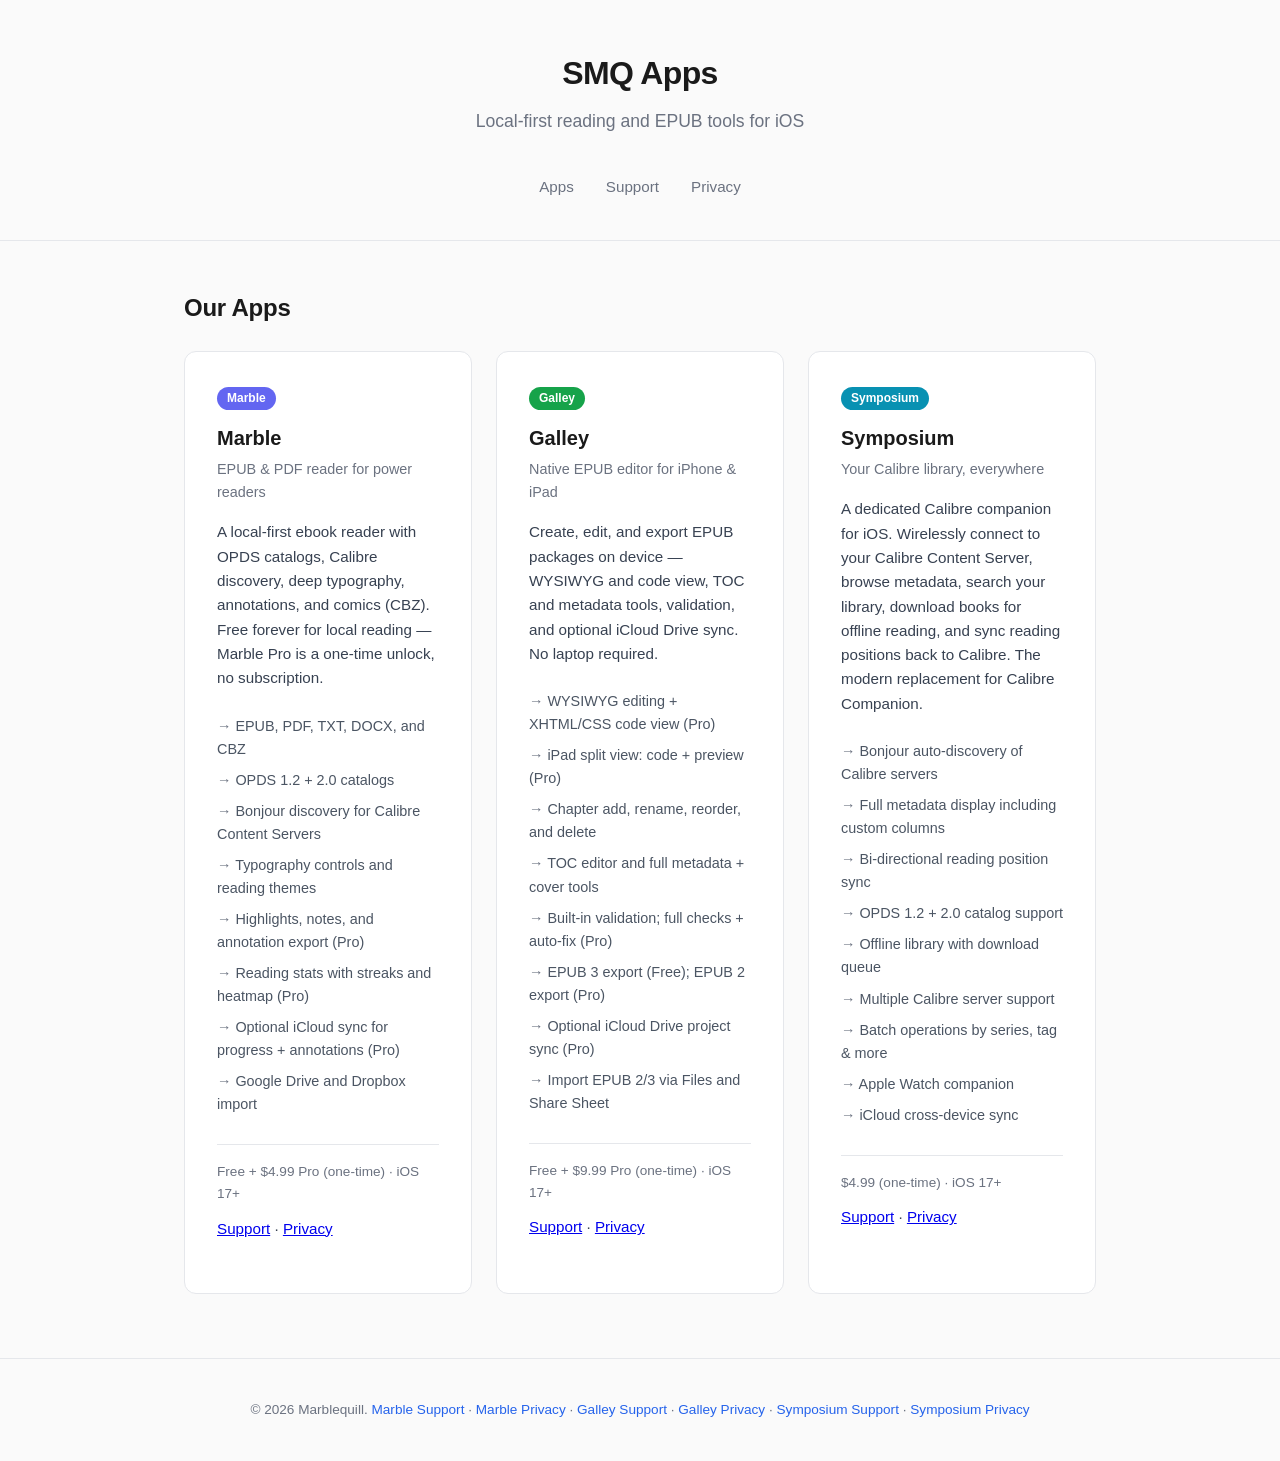
<file: index.html>
<!DOCTYPE html>
<html lang="en">
<head>
  <meta charset="UTF-8">
  <meta name="viewport" content="width=device-width, initial-scale=1.0">
  <title>SMQ Apps — Marblequill</title>
  <meta name="description" content="Local-first EPUB apps from Marblequill — Marble ebook reader, Galley EPUB editor, and Symposium Calibre companion for iOS.">
  <link rel="stylesheet" href="styles.css">
</head>
<body>
  <header>
    <div class="container">
      <h1>SMQ Apps</h1>
      <p>Local-first reading and EPUB tools for iOS</p>
    </div>
  </header>

  <nav>
    <a href=".">Apps</a>
    <a href="support-marble.html">Support</a>
    <a href="privacy-marble.html">Privacy</a>
  </nav>

  <main class="container">
    <section>
      <h2 class="section-title">Our Apps</h2>
      <div class="app-grid">
        <article class="app-card">
          <span class="badge badge-marble">Marble</span>
          <h2>Marble</h2>
          <p class="tagline">EPUB &amp; PDF reader for power readers</p>
          <p class="description">
            A local-first ebook reader with OPDS catalogs, Calibre discovery,
            deep typography, annotations, and comics (CBZ). Free forever for
            local reading — Marble Pro is a one-time unlock, no subscription.
          </p>
          <ul class="features">
            <li>EPUB, PDF, TXT, DOCX, and CBZ</li>
            <li>OPDS 1.2 + 2.0 catalogs</li>
            <li>Bonjour discovery for Calibre Content Servers</li>
            <li>Typography controls and reading themes</li>
            <li>Highlights, notes, and annotation export (Pro)</li>
            <li>Reading stats with streaks and heatmap (Pro)</li>
            <li>Optional iCloud sync for progress + annotations (Pro)</li>
            <li>Google Drive and Dropbox import</li>
          </ul>
          <p class="price">Free + $4.99 Pro (one-time) · iOS 17+</p>
          <p class="description" style="margin-top:12px;">
            <a href="support-marble.html">Support</a> ·
            <a href="privacy-marble.html">Privacy</a>
          </p>
        </article>

        <article class="app-card">
          <span class="badge badge-galley">Galley</span>
          <h2>Galley</h2>
          <p class="tagline">Native EPUB editor for iPhone &amp; iPad</p>
          <p class="description">
            Create, edit, and export EPUB packages on device — WYSIWYG and
            code view, TOC and metadata tools, validation, and optional
            iCloud Drive sync. No laptop required.
          </p>
          <ul class="features">
            <li>WYSIWYG editing + XHTML/CSS code view (Pro)</li>
            <li>iPad split view: code + preview (Pro)</li>
            <li>Chapter add, rename, reorder, and delete</li>
            <li>TOC editor and full metadata + cover tools</li>
            <li>Built-in validation; full checks + auto-fix (Pro)</li>
            <li>EPUB 3 export (Free); EPUB 2 export (Pro)</li>
            <li>Optional iCloud Drive project sync (Pro)</li>
            <li>Import EPUB 2/3 via Files and Share Sheet</li>
          </ul>
          <p class="price">Free + $9.99 Pro (one-time) · iOS 17+</p>
          <p class="description" style="margin-top:12px;">
            <a href="support-galley.html">Support</a> ·
            <a href="privacy-galley.html">Privacy</a>
          </p>
        </article>

        <article class="app-card">
          <span class="badge badge-symposium">Symposium</span>
          <h2>Symposium</h2>
          <p class="tagline">Your Calibre library, everywhere</p>
          <p class="description">
            A dedicated Calibre companion for iOS. Wirelessly connect to your
            Calibre Content Server, browse metadata, search your library,
            download books for offline reading, and sync reading positions
            back to Calibre. The modern replacement for Calibre Companion.
          </p>
          <ul class="features">
            <li>Bonjour auto-discovery of Calibre servers</li>
            <li>Full metadata display including custom columns</li>
            <li>Bi-directional reading position sync</li>
            <li>OPDS 1.2 + 2.0 catalog support</li>
            <li>Offline library with download queue</li>
            <li>Multiple Calibre server support</li>
            <li>Batch operations by series, tag &amp; more</li>
            <li>Apple Watch companion</li>
            <li>iCloud cross-device sync</li>
          </ul>
          <p class="price">$4.99 (one-time) · iOS 17+</p>
          <p class="description" style="margin-top:12px;">
            <a href="support-symposium.html">Support</a> ·
            <a href="privacy-symposium.html">Privacy</a>
          </p>
        </article>
      </div>
    </section>
  </main>

  <footer>
    <div class="container">
      <p>&copy; 2026 Marblequill.
        <a href="support-marble.html">Marble Support</a> ·
        <a href="privacy-marble.html">Marble Privacy</a> ·
        <a href="support-galley.html">Galley Support</a> ·
        <a href="privacy-galley.html">Galley Privacy</a> ·
        <a href="support-symposium.html">Symposium Support</a> ·
        <a href="privacy-symposium.html">Symposium Privacy</a>
      </p>
    </div>
  </footer>
</body>
</html>
</file>
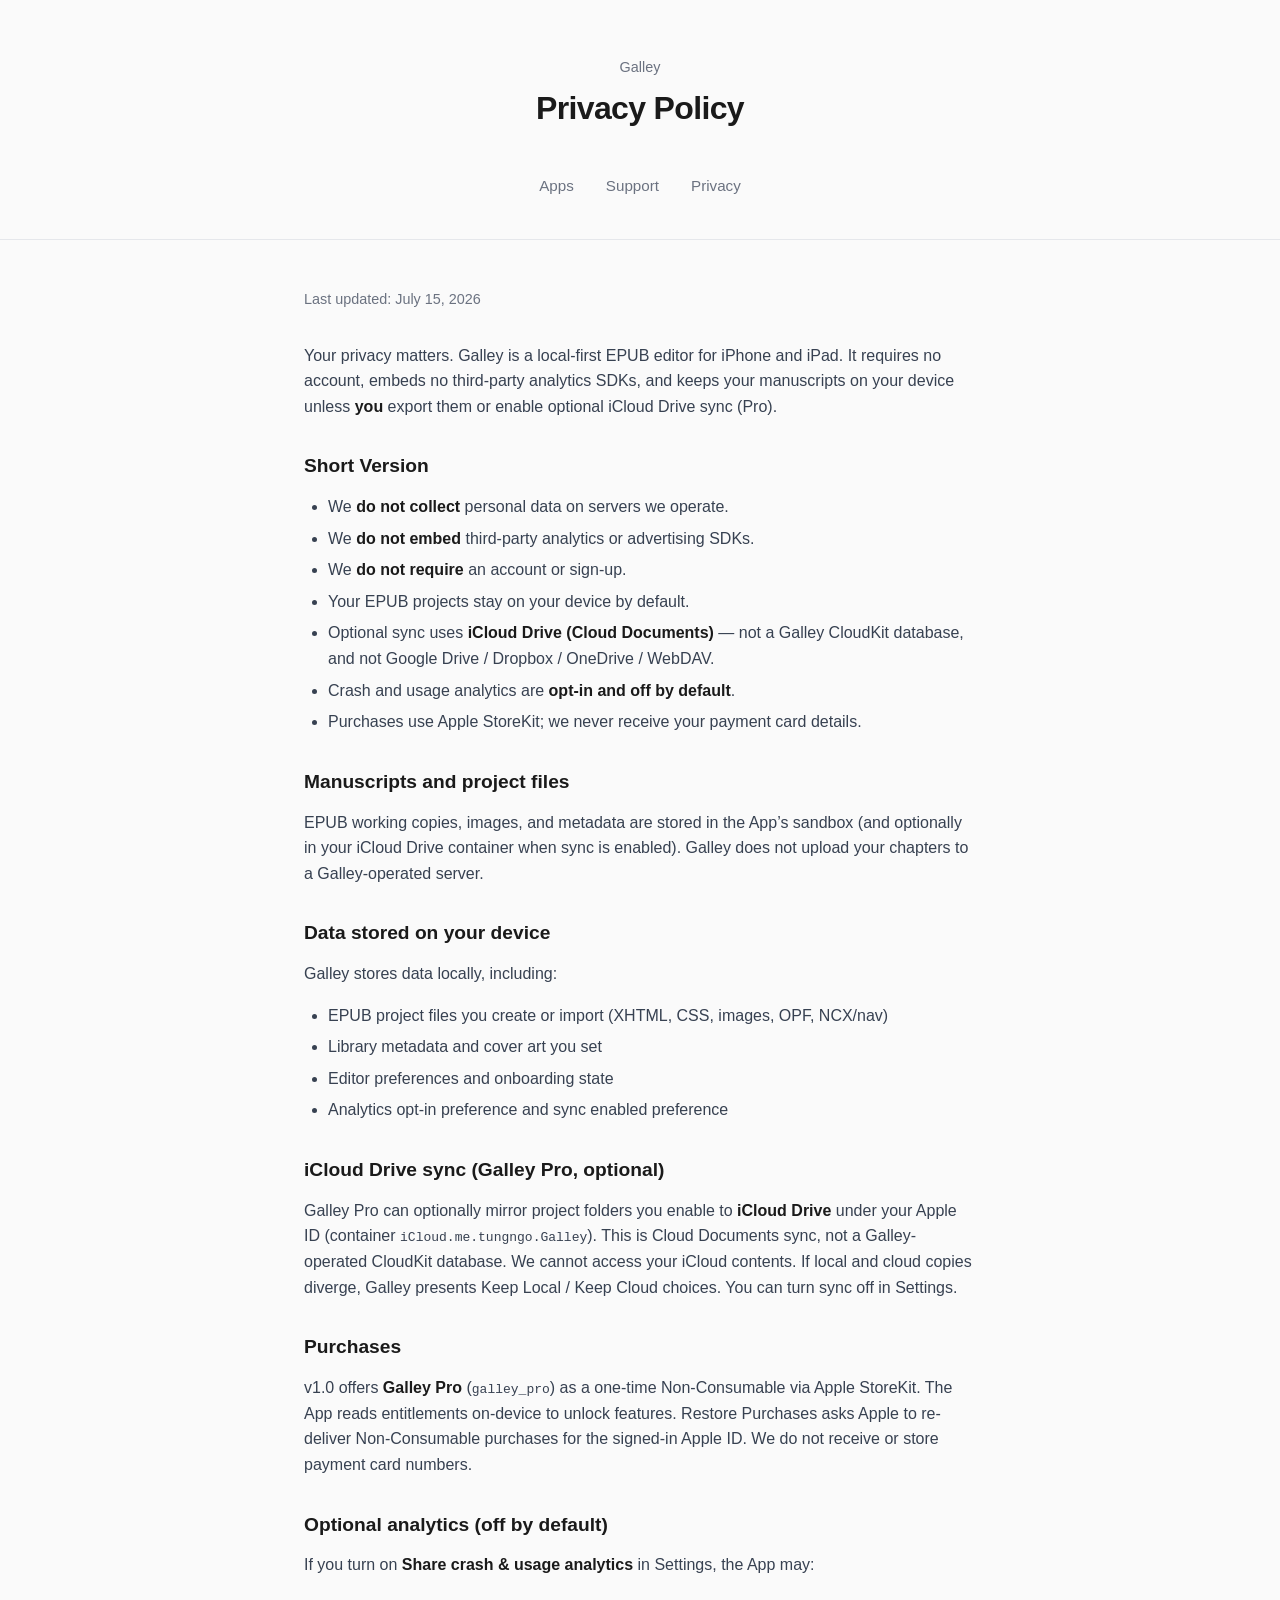
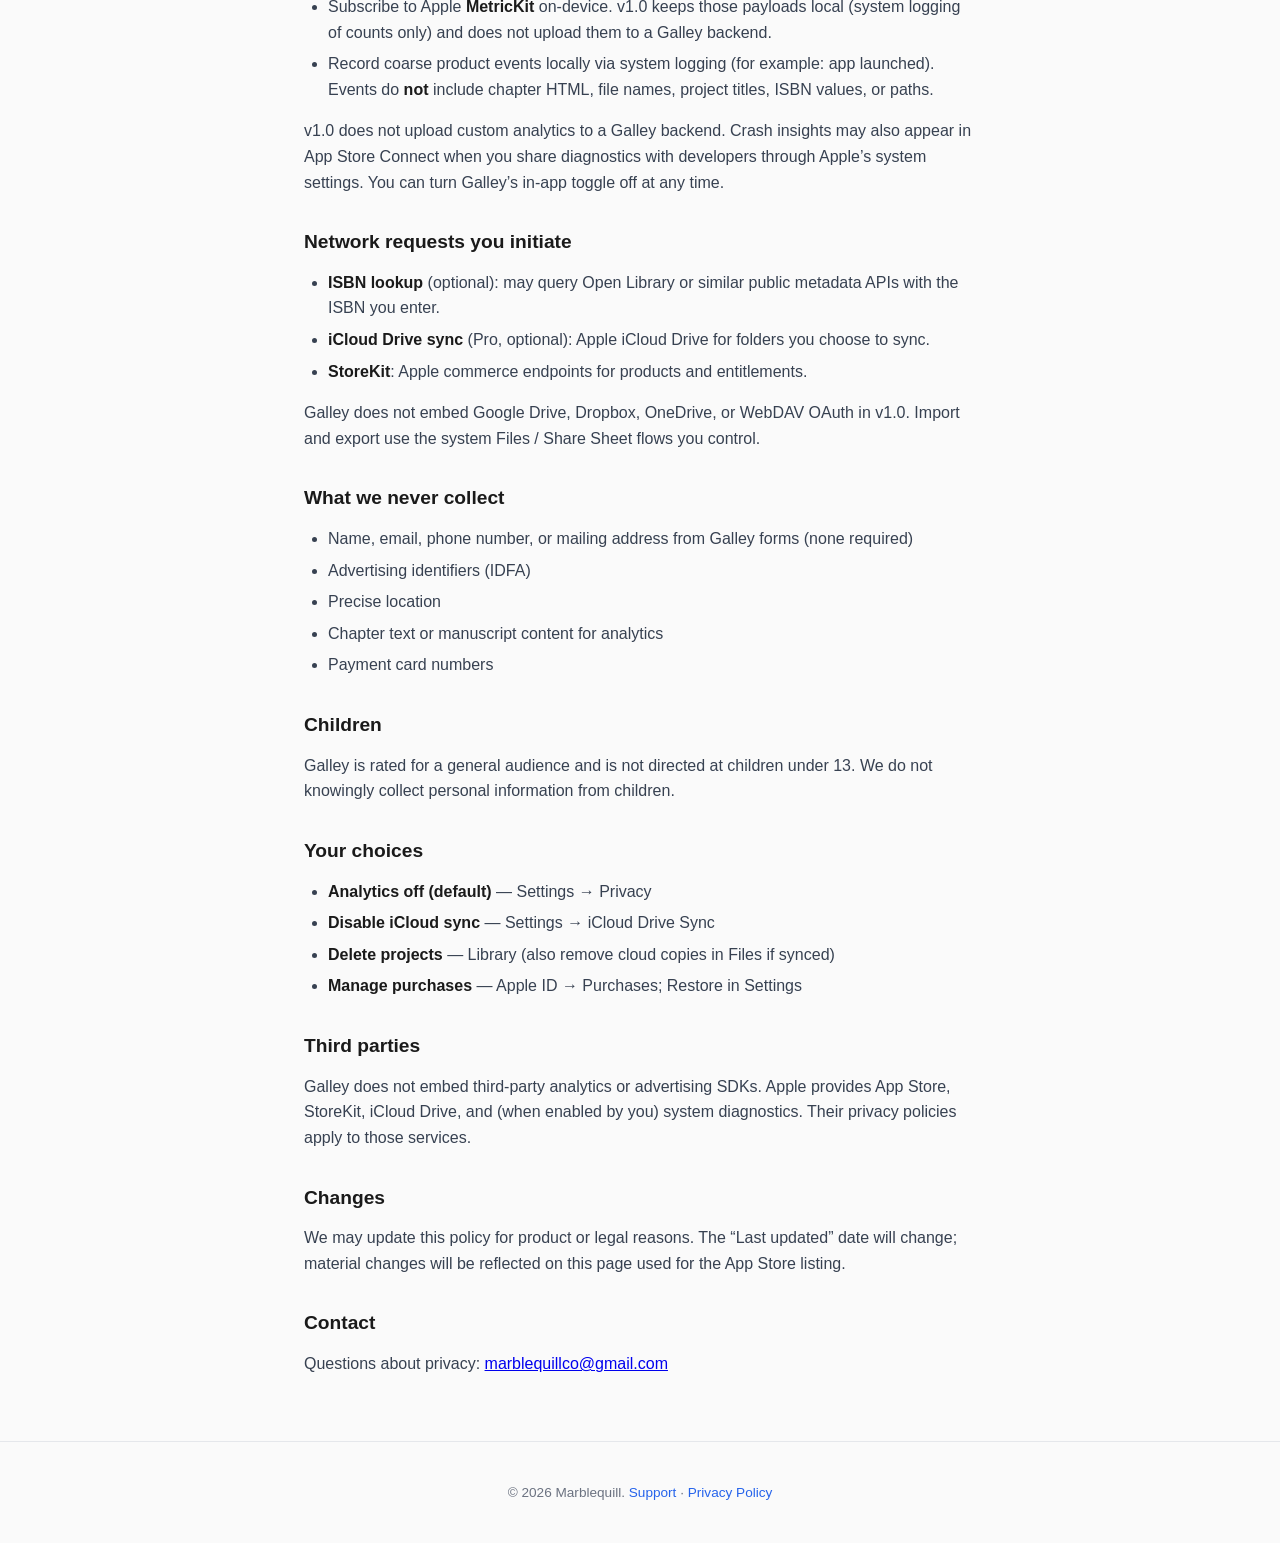
<file: privacy-galley.html>
<!DOCTYPE html>
<html lang="en">
<head>
  <meta charset="UTF-8">
  <meta name="viewport" content="width=device-width, initial-scale=1.0">
  <title>Privacy Policy — Galley</title>
  <meta name="description" content="Privacy policy for Galley: EPUB Editor &amp; Maker for iOS.">
  <link rel="stylesheet" href="styles.css">
</head>
<body>
  <header>
    <div class="container">
      <p style="color:var(--muted);font-size:0.9rem;margin-bottom:4px;">Galley</p>
      <h1>Privacy Policy</h1>
    </div>
  </header>

  <nav>
    <a href=".">Apps</a>
    <a href="support-galley.html">Support</a>
    <a href="privacy-galley.html">Privacy</a>
  </nav>

  <main class="container policy">
    <p class="last-updated">Last updated: July 15, 2026</p>

    <p>
      Your privacy matters. Galley is a local-first EPUB editor for iPhone and iPad.
      It requires no account, embeds no third-party analytics SDKs, and keeps your
      manuscripts on your device unless <strong>you</strong> export them or enable
      optional iCloud Drive sync (Pro).
    </p>

    <h2>Short Version</h2>
    <ul>
      <li>We <strong>do not collect</strong> personal data on servers we operate.</li>
      <li>We <strong>do not embed</strong> third-party analytics or advertising SDKs.</li>
      <li>We <strong>do not require</strong> an account or sign-up.</li>
      <li>Your EPUB projects stay on your device by default.</li>
      <li>Optional sync uses <strong>iCloud Drive (Cloud Documents)</strong> — not a Galley CloudKit database, and not Google Drive / Dropbox / OneDrive / WebDAV.</li>
      <li>Crash and usage analytics are <strong>opt-in and off by default</strong>.</li>
      <li>Purchases use Apple StoreKit; we never receive your payment card details.</li>
    </ul>

    <h2>Manuscripts and project files</h2>
    <p>
      EPUB working copies, images, and metadata are stored in the App’s sandbox
      (and optionally in your iCloud Drive container when sync is enabled). Galley
      does not upload your chapters to a Galley-operated server.
    </p>

    <h2>Data stored on your device</h2>
    <p>Galley stores data locally, including:</p>
    <ul>
      <li>EPUB project files you create or import (XHTML, CSS, images, OPF, NCX/nav)</li>
      <li>Library metadata and cover art you set</li>
      <li>Editor preferences and onboarding state</li>
      <li>Analytics opt-in preference and sync enabled preference</li>
    </ul>

    <h2>iCloud Drive sync (Galley Pro, optional)</h2>
    <p>
      Galley Pro can optionally mirror project folders you enable to
      <strong>iCloud Drive</strong> under your Apple ID (container
      <code>iCloud.me.tungngo.Galley</code>). This is Cloud Documents sync, not a
      Galley-operated CloudKit database. We cannot access your iCloud contents.
      If local and cloud copies diverge, Galley presents Keep Local / Keep Cloud
      choices. You can turn sync off in Settings.
    </p>

    <h2>Purchases</h2>
    <p>
      v1.0 offers <strong>Galley Pro</strong> (<code>galley_pro</code>) as a
      one-time Non-Consumable via Apple StoreKit. The App reads entitlements
      on-device to unlock features. Restore Purchases asks Apple to re-deliver
      Non-Consumable purchases for the signed-in Apple ID. We do not receive or
      store payment card numbers.
    </p>

    <h2>Optional analytics (off by default)</h2>
    <p>
      If you turn on <strong>Share crash &amp; usage analytics</strong> in Settings, the App may:
    </p>
    <ul>
      <li>
        Subscribe to Apple <strong>MetricKit</strong> on-device. v1.0 keeps those
        payloads local (system logging of counts only) and does not upload them
        to a Galley backend.
      </li>
      <li>
        Record coarse product events locally via system logging (for example:
        app launched). Events do <strong>not</strong> include chapter HTML, file
        names, project titles, ISBN values, or paths.
      </li>
    </ul>
    <p>
      v1.0 does not upload custom analytics to a Galley backend. Crash insights
      may also appear in App Store Connect when you share diagnostics with
      developers through Apple’s system settings. You can turn Galley’s in-app
      toggle off at any time.
    </p>

    <h2>Network requests you initiate</h2>
    <ul>
      <li><strong>ISBN lookup</strong> (optional): may query Open Library or similar public metadata APIs with the ISBN you enter.</li>
      <li><strong>iCloud Drive sync</strong> (Pro, optional): Apple iCloud Drive for folders you choose to sync.</li>
      <li><strong>StoreKit</strong>: Apple commerce endpoints for products and entitlements.</li>
    </ul>
    <p>
      Galley does not embed Google Drive, Dropbox, OneDrive, or WebDAV OAuth in v1.0.
      Import and export use the system Files / Share Sheet flows you control.
    </p>

    <h2>What we never collect</h2>
    <ul>
      <li>Name, email, phone number, or mailing address from Galley forms (none required)</li>
      <li>Advertising identifiers (IDFA)</li>
      <li>Precise location</li>
      <li>Chapter text or manuscript content for analytics</li>
      <li>Payment card numbers</li>
    </ul>

    <h2>Children</h2>
    <p>
      Galley is rated for a general audience and is not directed at children under 13.
      We do not knowingly collect personal information from children.
    </p>

    <h2>Your choices</h2>
    <ul>
      <li><strong>Analytics off (default)</strong> — Settings → Privacy</li>
      <li><strong>Disable iCloud sync</strong> — Settings → iCloud Drive Sync</li>
      <li><strong>Delete projects</strong> — Library (also remove cloud copies in Files if synced)</li>
      <li><strong>Manage purchases</strong> — Apple ID → Purchases; Restore in Settings</li>
    </ul>

    <h2>Third parties</h2>
    <p>
      Galley does not embed third-party analytics or advertising SDKs. Apple provides
      App Store, StoreKit, iCloud Drive, and (when enabled by you) system diagnostics.
      Their privacy policies apply to those services.
    </p>

    <h2>Changes</h2>
    <p>
      We may update this policy for product or legal reasons. The “Last updated”
      date will change; material changes will be reflected on this page used for
      the App Store listing.
    </p>

    <h2>Contact</h2>
    <p>
      Questions about privacy:
      <a href="mailto:marblequillco@gmail.com">marblequillco@gmail.com</a>
    </p>
  </main>

  <footer>
    <div class="container">
      <p>&copy; 2026 Marblequill. <a href="support-galley.html">Support</a> · <a href="privacy-galley.html">Privacy Policy</a></p>
    </div>
  </footer>
</body>
</html>
</file>
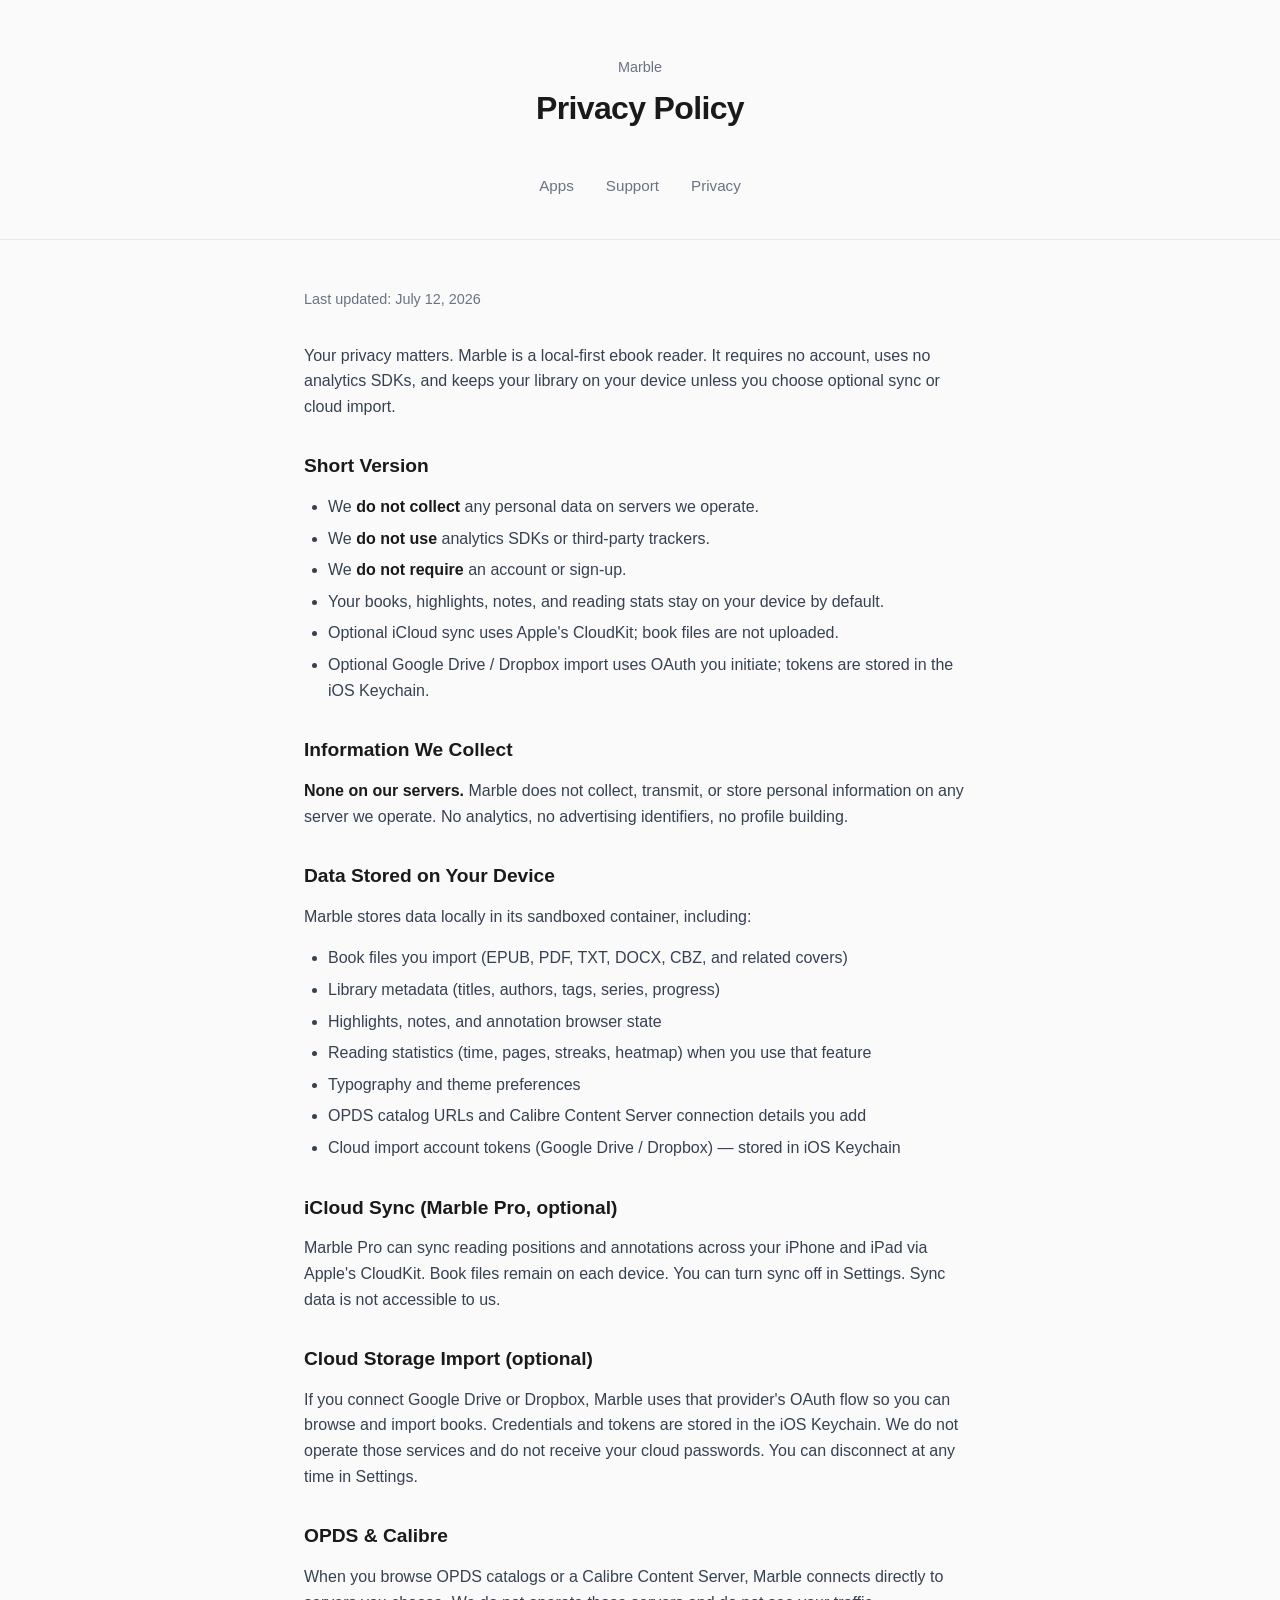
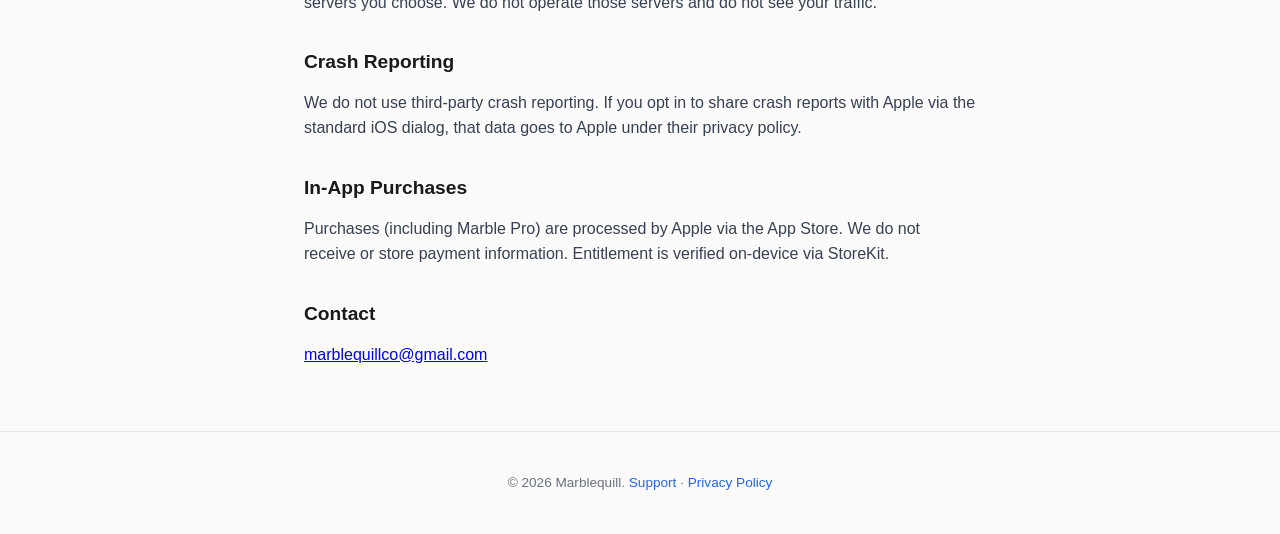
<file: privacy-marble.html>
<!DOCTYPE html>
<html lang="en">
<head>
  <meta charset="UTF-8">
  <meta name="viewport" content="width=device-width, initial-scale=1.0">
  <title>Privacy Policy — Marble</title>
  <meta name="description" content="Privacy policy for the Marble EPUB & PDF reader iOS app.">
  <link rel="stylesheet" href="styles.css">
</head>
<body>
  <header>
    <div class="container">
      <p style="color:var(--muted);font-size:0.9rem;margin-bottom:4px;">Marble</p>
      <h1>Privacy Policy</h1>
    </div>
  </header>

  <nav>
    <a href=".">Apps</a>
    <a href="support-marble.html">Support</a>
    <a href="privacy-marble.html">Privacy</a>
  </nav>

  <main class="container policy">
    <p class="last-updated">Last updated: July 12, 2026</p>

    <p>
      Your privacy matters. Marble is a local-first ebook reader. It requires
      no account, uses no analytics SDKs, and keeps your library on your device
      unless you choose optional sync or cloud import.
    </p>

    <h2>Short Version</h2>
    <ul>
      <li>We <strong>do not collect</strong> any personal data on servers we operate.</li>
      <li>We <strong>do not use</strong> analytics SDKs or third-party trackers.</li>
      <li>We <strong>do not require</strong> an account or sign-up.</li>
      <li>Your books, highlights, notes, and reading stats stay on your device by default.</li>
      <li>Optional iCloud sync uses Apple's CloudKit; book files are not uploaded.</li>
      <li>Optional Google Drive / Dropbox import uses OAuth you initiate; tokens are stored in the iOS Keychain.</li>
    </ul>

    <h2>Information We Collect</h2>
    <p><strong>None on our servers.</strong> Marble does not collect, transmit, or store personal information on any server we operate. No analytics, no advertising identifiers, no profile building.</p>

    <h2>Data Stored on Your Device</h2>
    <p>Marble stores data locally in its sandboxed container, including:</p>
    <ul>
      <li>Book files you import (EPUB, PDF, TXT, DOCX, CBZ, and related covers)</li>
      <li>Library metadata (titles, authors, tags, series, progress)</li>
      <li>Highlights, notes, and annotation browser state</li>
      <li>Reading statistics (time, pages, streaks, heatmap) when you use that feature</li>
      <li>Typography and theme preferences</li>
      <li>OPDS catalog URLs and Calibre Content Server connection details you add</li>
      <li>Cloud import account tokens (Google Drive / Dropbox) — stored in iOS Keychain</li>
    </ul>

    <h2>iCloud Sync (Marble Pro, optional)</h2>
    <p>
      Marble Pro can sync reading positions and annotations across your iPhone
      and iPad via Apple's CloudKit. Book files remain on each device.
      You can turn sync off in Settings. Sync data is not accessible to us.
    </p>

    <h2>Cloud Storage Import (optional)</h2>
    <p>
      If you connect Google Drive or Dropbox, Marble uses that provider's OAuth
      flow so you can browse and import books. Credentials and tokens are stored
      in the iOS Keychain. We do not operate those services and do not receive
      your cloud passwords. You can disconnect at any time in Settings.
    </p>

    <h2>OPDS &amp; Calibre</h2>
    <p>
      When you browse OPDS catalogs or a Calibre Content Server, Marble connects
      directly to servers you choose. We do not operate those servers and do not
      see your traffic.
    </p>

    <h2>Crash Reporting</h2>
    <p>
      We do not use third-party crash reporting. If you opt in to share crash
      reports with Apple via the standard iOS dialog, that data goes to Apple
      under their privacy policy.
    </p>

    <h2>In-App Purchases</h2>
    <p>
      Purchases (including Marble Pro) are processed by Apple via the App Store.
      We do not receive or store payment information. Entitlement is verified
      on-device via StoreKit.
    </p>

    <h2>Contact</h2>
    <p><a href="mailto:marblequillco@gmail.com">marblequillco@gmail.com</a></p>
  </main>

  <footer>
    <div class="container">
      <p>&copy; 2026 Marblequill. <a href="support-marble.html">Support</a> · <a href="privacy-marble.html">Privacy Policy</a></p>
    </div>
  </footer>
</body>
</html>
</file>
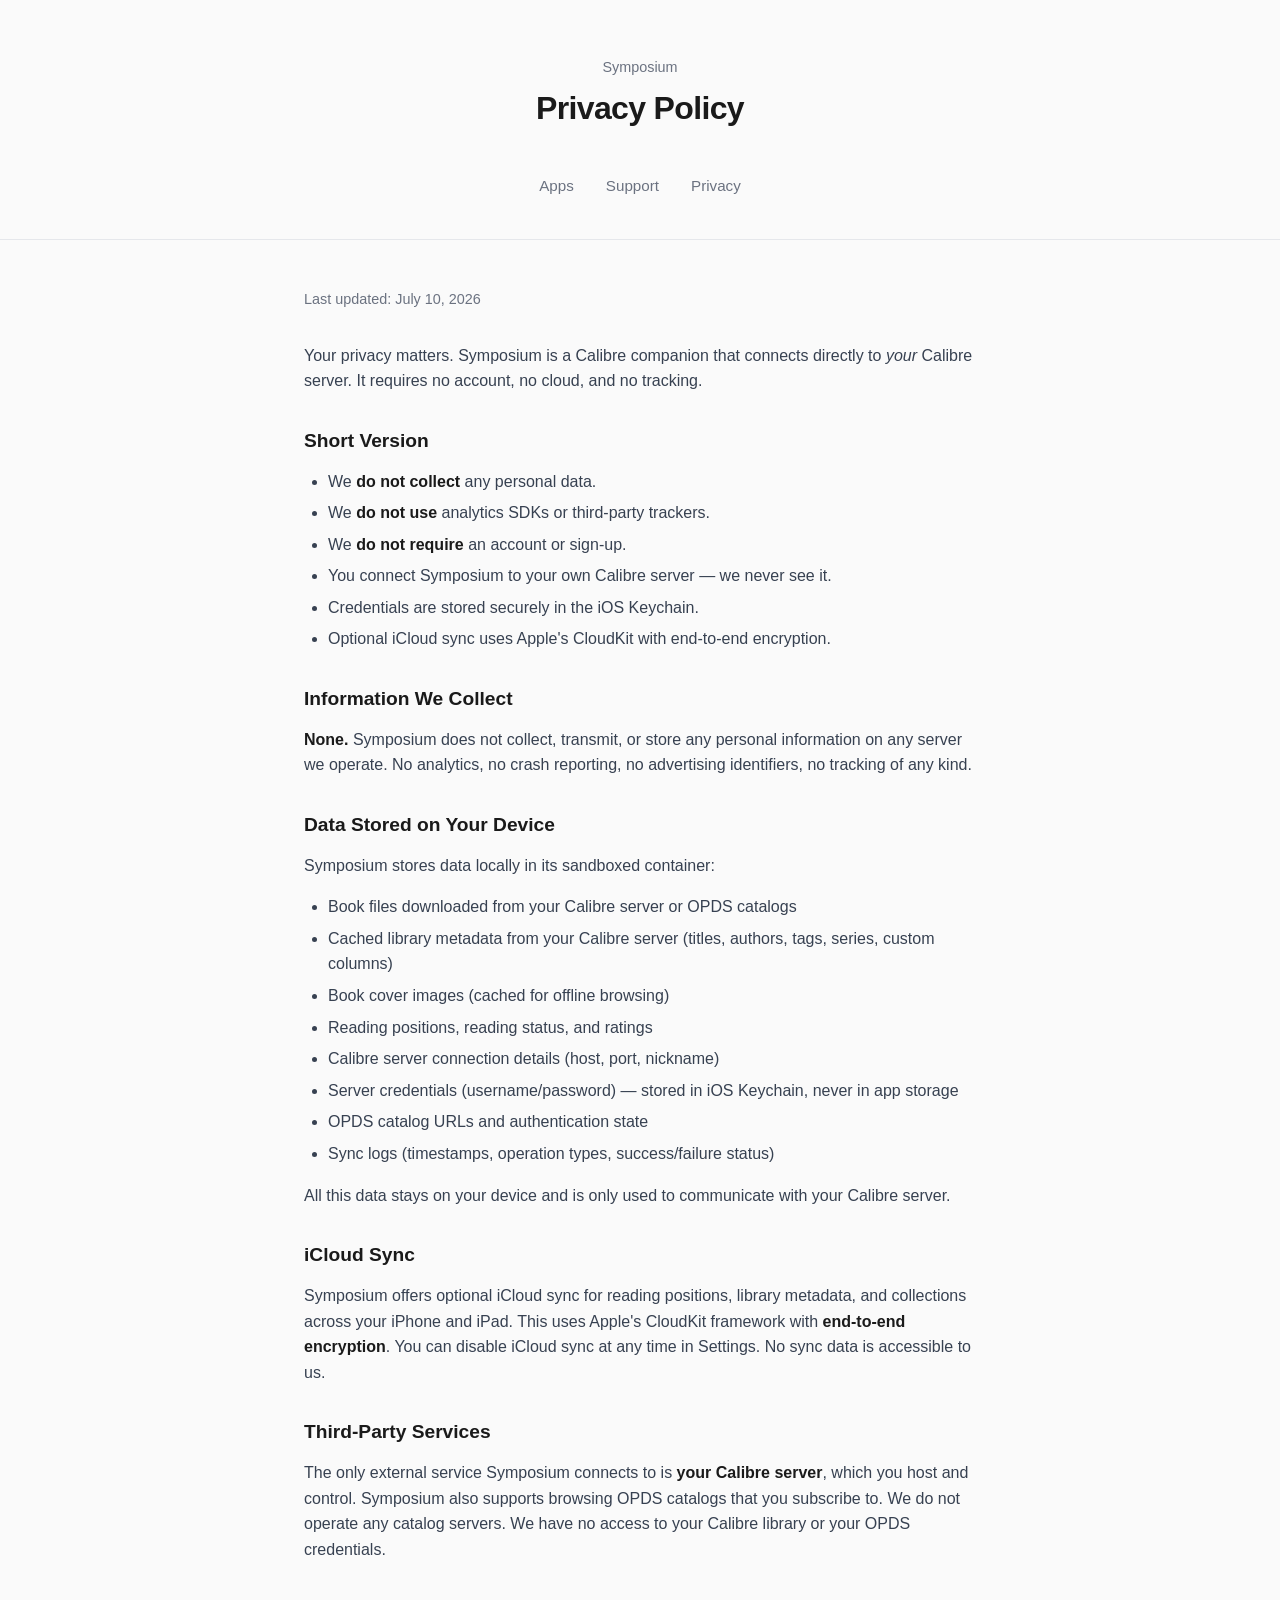
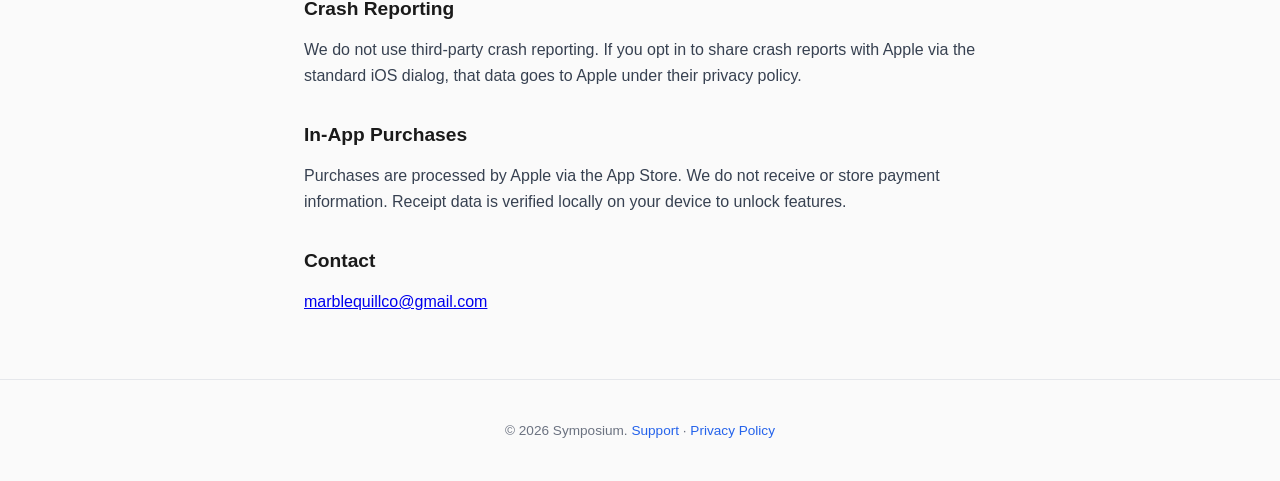
<file: privacy-symposium.html>
<!DOCTYPE html>
<html lang="en">
<head>
  <meta charset="UTF-8">
  <meta name="viewport" content="width=device-width, initial-scale=1.0">
  <title>Privacy Policy — Symposium</title>
  <meta name="description" content="Privacy policy for the Symposium Calibre companion iOS app.">
  <link rel="stylesheet" href="styles.css">
</head>
<body>
  <header>
    <div class="container">
      <p style="color:var(--muted);font-size:0.9rem;margin-bottom:4px;">Symposium</p>
      <h1>Privacy Policy</h1>
    </div>
  </header>

  <nav>
    <a href=".">Apps</a>
    <a href="support-symposium.html">Support</a>
    <a href="privacy-symposium.html">Privacy</a>
  </nav>

  <main class="container policy">
    <p class="last-updated">Last updated: July 10, 2026</p>

    <p>
      Your privacy matters. Symposium is a Calibre companion that connects
      directly to <em>your</em> Calibre server. It requires no account,
      no cloud, and no tracking.
    </p>

    <h2>Short Version</h2>
    <ul>
      <li>We <strong>do not collect</strong> any personal data.</li>
      <li>We <strong>do not use</strong> analytics SDKs or third-party trackers.</li>
      <li>We <strong>do not require</strong> an account or sign-up.</li>
      <li>You connect Symposium to your own Calibre server — we never see it.</li>
      <li>Credentials are stored securely in the iOS Keychain.</li>
      <li>Optional iCloud sync uses Apple's CloudKit with end-to-end encryption.</li>
    </ul>

    <h2>Information We Collect</h2>
    <p><strong>None.</strong> Symposium does not collect, transmit, or store any personal information on any server we operate. No analytics, no crash reporting, no advertising identifiers, no tracking of any kind.</p>

    <h2>Data Stored on Your Device</h2>
    <p>Symposium stores data locally in its sandboxed container:</p>
    <ul>
      <li>Book files downloaded from your Calibre server or OPDS catalogs</li>
      <li>Cached library metadata from your Calibre server (titles, authors, tags, series, custom columns)</li>
      <li>Book cover images (cached for offline browsing)</li>
      <li>Reading positions, reading status, and ratings</li>
      <li>Calibre server connection details (host, port, nickname)</li>
      <li>Server credentials (username/password) — stored in iOS Keychain, never in app storage</li>
      <li>OPDS catalog URLs and authentication state</li>
      <li>Sync logs (timestamps, operation types, success/failure status)</li>
    </ul>
    <p>All this data stays on your device and is only used to communicate with your Calibre server.</p>

    <h2>iCloud Sync</h2>
    <p>
      Symposium offers optional iCloud sync for reading positions, library
      metadata, and collections across your iPhone and iPad. This uses Apple's
      CloudKit framework with <strong>end-to-end encryption</strong>. You can
      disable iCloud sync at any time in Settings. No sync data is accessible
      to us.
    </p>

    <h2>Third-Party Services</h2>
    <p>The only external service Symposium connects to is <strong>your Calibre server</strong>, which you host and control. Symposium also supports browsing OPDS catalogs that you subscribe to. We do not operate any catalog servers. We have no access to your Calibre library or your OPDS credentials.</p>

    <h2>Crash Reporting</h2>
    <p>
      We do not use third-party crash reporting. If you opt in to share crash
      reports with Apple via the standard iOS dialog, that data goes to Apple
      under their privacy policy.
    </p>

    <h2>In-App Purchases</h2>
    <p>
      Purchases are processed by Apple via the App Store. We do not receive
      or store payment information. Receipt data is verified locally on your
      device to unlock features.
    </p>

    <h2>Contact</h2>
    <p><a href="mailto:marblequillco@gmail.com">marblequillco@gmail.com</a></p>
  </main>

  <footer>
    <div class="container">
      <p>&copy; 2026 Symposium. <a href="support-symposium.html">Support</a> · <a href="privacy-symposium.html">Privacy Policy</a></p>
    </div>
  </footer>
</body>
</html>
</file>
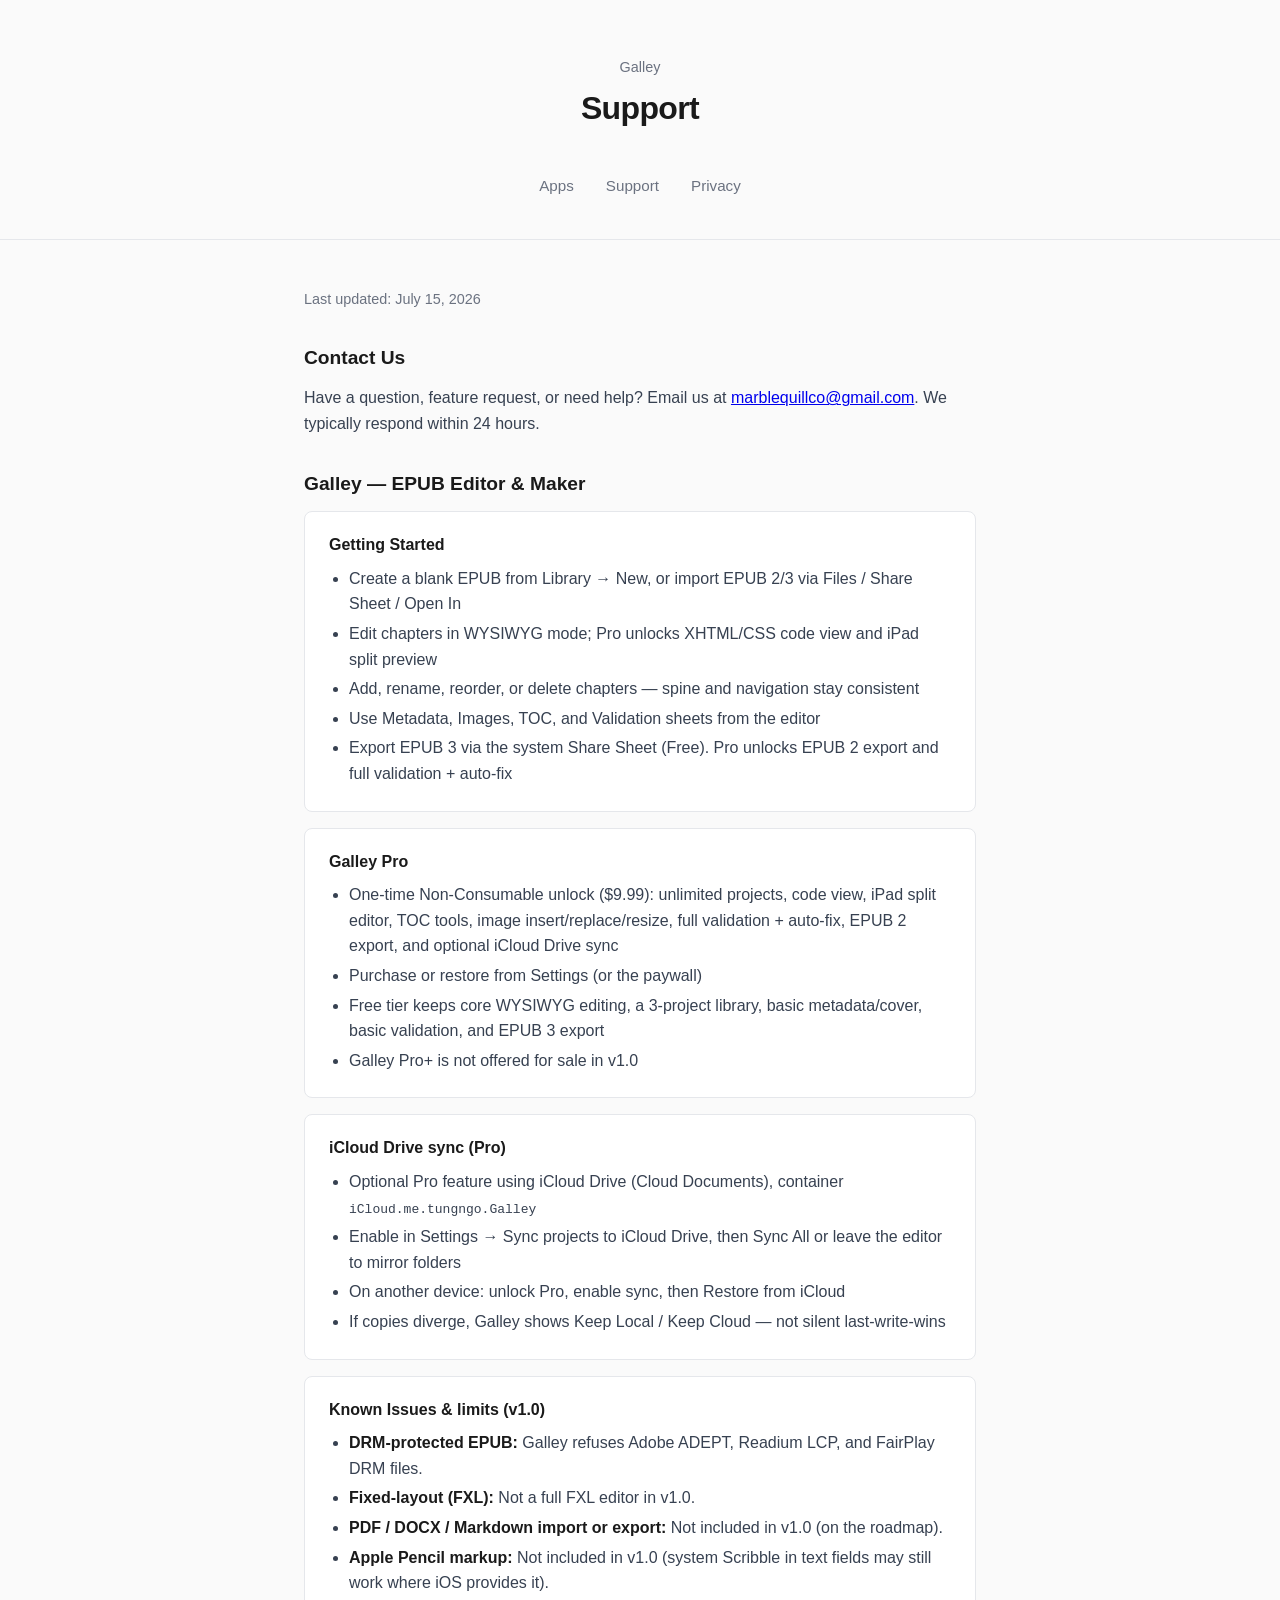
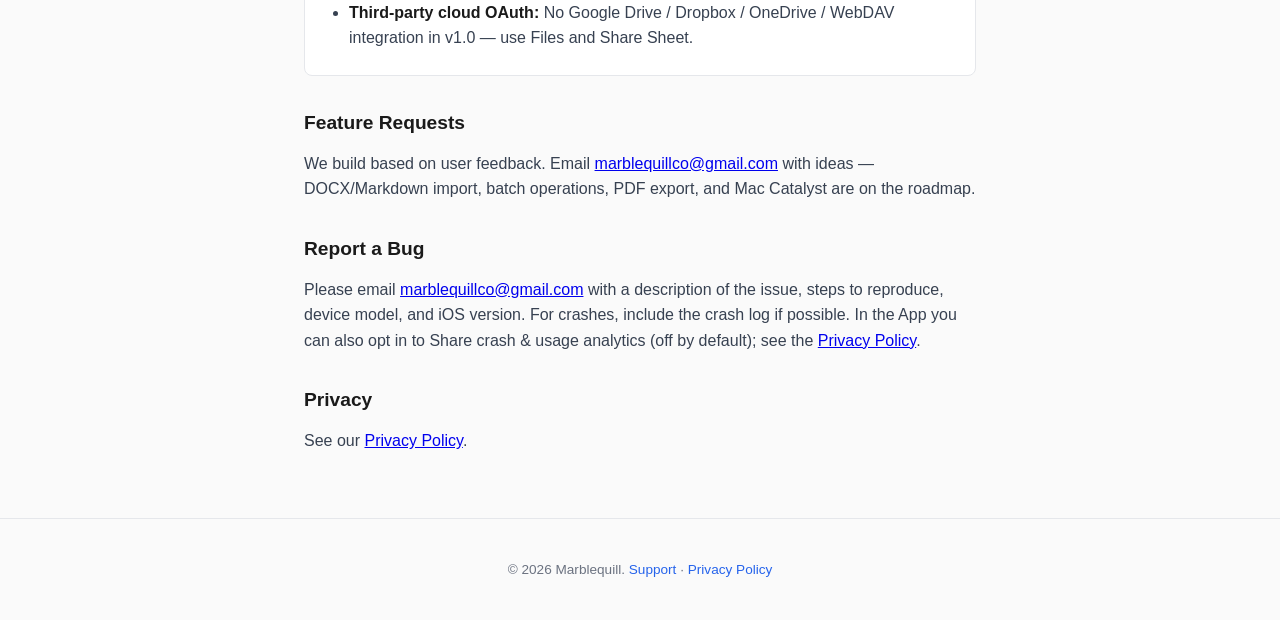
<file: support-galley.html>
<!DOCTYPE html>
<html lang="en">
<head>
  <meta charset="UTF-8">
  <meta name="viewport" content="width=device-width, initial-scale=1.0">
  <title>Support — Galley</title>
  <meta name="description" content="Support for Galley: EPUB Editor &amp; Maker for iOS.">
  <link rel="stylesheet" href="styles.css">
</head>
<body>
  <header>
    <div class="container">
      <p style="color:var(--muted);font-size:0.9rem;margin-bottom:4px;">Galley</p>
      <h1>Support</h1>
    </div>
  </header>

  <nav>
    <a href=".">Apps</a>
    <a href="support-galley.html">Support</a>
    <a href="privacy-galley.html">Privacy</a>
  </nav>

  <main class="container policy">
    <p class="last-updated">Last updated: July 15, 2026</p>

    <h2>Contact Us</h2>
    <p>
      Have a question, feature request, or need help? Email us at
      <a href="mailto:marblequillco@gmail.com">marblequillco@gmail.com</a>.
      We typically respond within 24 hours.
    </p>

    <h2>Galley — EPUB Editor &amp; Maker</h2>
    <div class="app-data">
      <h3>Getting Started</h3>
      <ul>
        <li>Create a blank EPUB from Library → New, or import EPUB 2/3 via Files / Share Sheet / Open In</li>
        <li>Edit chapters in WYSIWYG mode; Pro unlocks XHTML/CSS code view and iPad split preview</li>
        <li>Add, rename, reorder, or delete chapters — spine and navigation stay consistent</li>
        <li>Use Metadata, Images, TOC, and Validation sheets from the editor</li>
        <li>Export EPUB 3 via the system Share Sheet (Free). Pro unlocks EPUB 2 export and full validation + auto-fix</li>
      </ul>
    </div>

    <div class="app-data">
      <h3>Galley Pro</h3>
      <ul>
        <li>One-time Non-Consumable unlock ($9.99): unlimited projects, code view, iPad split editor, TOC tools, image insert/replace/resize, full validation + auto-fix, EPUB 2 export, and optional iCloud Drive sync</li>
        <li>Purchase or restore from Settings (or the paywall)</li>
        <li>Free tier keeps core WYSIWYG editing, a 3-project library, basic metadata/cover, basic validation, and EPUB 3 export</li>
        <li>Galley Pro+ is not offered for sale in v1.0</li>
      </ul>
    </div>

    <div class="app-data">
      <h3>iCloud Drive sync (Pro)</h3>
      <ul>
        <li>Optional Pro feature using iCloud Drive (Cloud Documents), container <code>iCloud.me.tungngo.Galley</code></li>
        <li>Enable in Settings → Sync projects to iCloud Drive, then Sync All or leave the editor to mirror folders</li>
        <li>On another device: unlock Pro, enable sync, then Restore from iCloud</li>
        <li>If copies diverge, Galley shows Keep Local / Keep Cloud — not silent last-write-wins</li>
      </ul>
    </div>

    <div class="app-data">
      <h3>Known Issues &amp; limits (v1.0)</h3>
      <ul>
        <li><strong>DRM-protected EPUB:</strong> Galley refuses Adobe ADEPT, Readium LCP, and FairPlay DRM files.</li>
        <li><strong>Fixed-layout (FXL):</strong> Not a full FXL editor in v1.0.</li>
        <li><strong>PDF / DOCX / Markdown import or export:</strong> Not included in v1.0 (on the roadmap).</li>
        <li><strong>Apple Pencil markup:</strong> Not included in v1.0 (system Scribble in text fields may still work where iOS provides it).</li>
        <li><strong>Third-party cloud OAuth:</strong> No Google Drive / Dropbox / OneDrive / WebDAV integration in v1.0 — use Files and Share Sheet.</li>
      </ul>
    </div>

    <h2>Feature Requests</h2>
    <p>
      We build based on user feedback. Email
      <a href="mailto:marblequillco@gmail.com">marblequillco@gmail.com</a>
      with ideas — DOCX/Markdown import, batch operations, PDF export, and Mac Catalyst are on the roadmap.
    </p>

    <h2>Report a Bug</h2>
    <p>
      Please email <a href="mailto:marblequillco@gmail.com">marblequillco@gmail.com</a>
      with a description of the issue, steps to reproduce, device model, and iOS
      version. For crashes, include the crash log if possible. In the App you can
      also opt in to Share crash &amp; usage analytics (off by default); see the
      <a href="privacy-galley.html">Privacy Policy</a>.
    </p>

    <h2>Privacy</h2>
    <p>See our <a href="privacy-galley.html">Privacy Policy</a>.</p>
  </main>

  <footer>
    <div class="container">
      <p>&copy; 2026 Marblequill. <a href="support-galley.html">Support</a> · <a href="privacy-galley.html">Privacy Policy</a></p>
    </div>
  </footer>
</body>
</html>
</file>
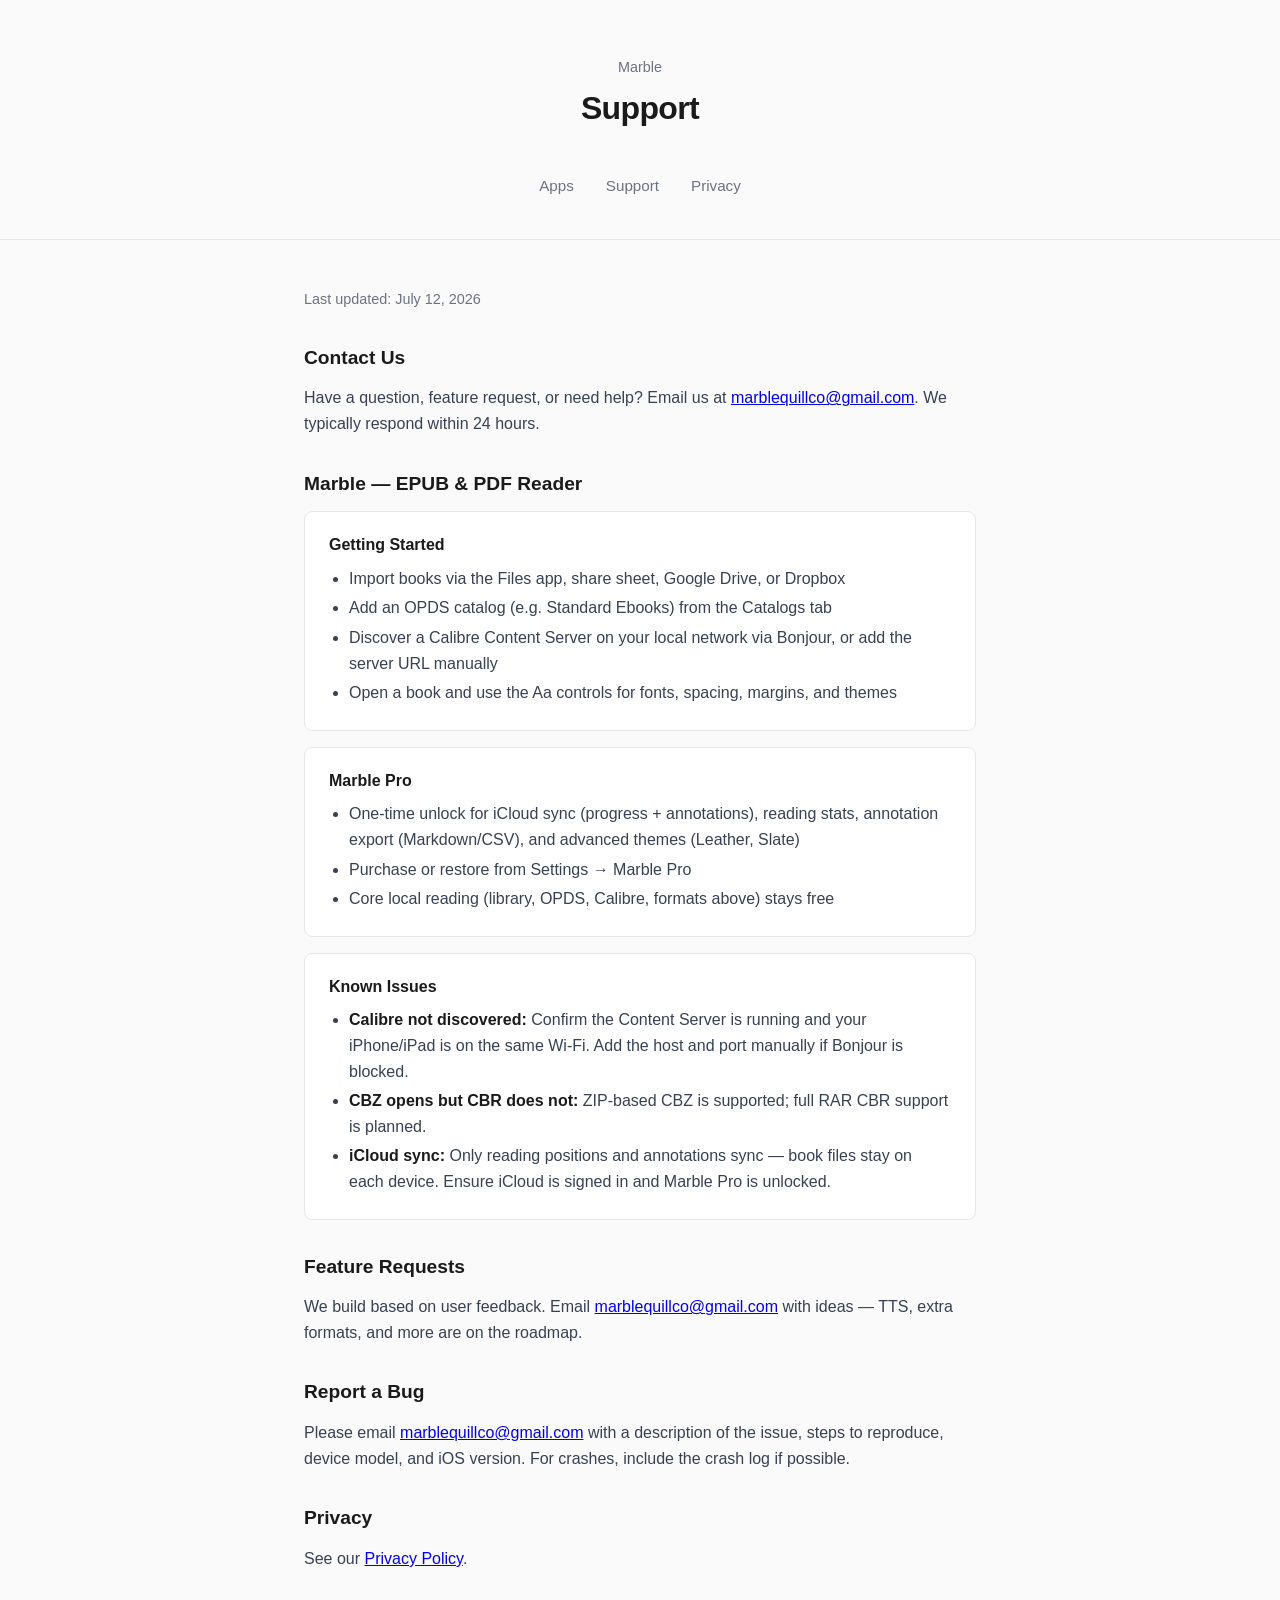
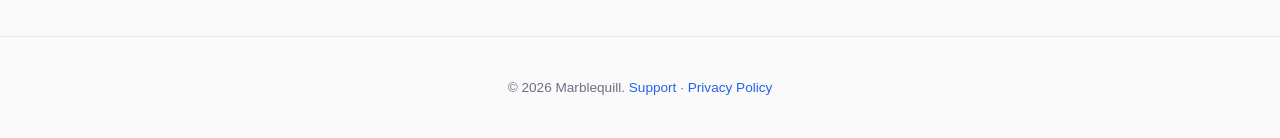
<file: support-marble.html>
<!DOCTYPE html>
<html lang="en">
<head>
  <meta charset="UTF-8">
  <meta name="viewport" content="width=device-width, initial-scale=1.0">
  <title>Support — Marble</title>
  <meta name="description" content="Support for the Marble EPUB & PDF reader iOS app.">
  <link rel="stylesheet" href="styles.css">
</head>
<body>
  <header>
    <div class="container">
      <p style="color:var(--muted);font-size:0.9rem;margin-bottom:4px;">Marble</p>
      <h1>Support</h1>
    </div>
  </header>

  <nav>
    <a href=".">Apps</a>
    <a href="support-marble.html">Support</a>
    <a href="privacy-marble.html">Privacy</a>
  </nav>

  <main class="container policy">
    <p class="last-updated">Last updated: July 12, 2026</p>

    <h2>Contact Us</h2>
    <p>
      Have a question, feature request, or need help? Email us at
      <a href="mailto:marblequillco@gmail.com">marblequillco@gmail.com</a>.
      We typically respond within 24 hours.
    </p>

    <h2>Marble — EPUB &amp; PDF Reader</h2>
    <div class="app-data">
      <h3>Getting Started</h3>
      <ul>
        <li>Import books via the Files app, share sheet, Google Drive, or Dropbox</li>
        <li>Add an OPDS catalog (e.g. Standard Ebooks) from the Catalogs tab</li>
        <li>Discover a Calibre Content Server on your local network via Bonjour, or add the server URL manually</li>
        <li>Open a book and use the Aa controls for fonts, spacing, margins, and themes</li>
      </ul>
    </div>

    <div class="app-data">
      <h3>Marble Pro</h3>
      <ul>
        <li>One-time unlock for iCloud sync (progress + annotations), reading stats, annotation export (Markdown/CSV), and advanced themes (Leather, Slate)</li>
        <li>Purchase or restore from Settings → Marble Pro</li>
        <li>Core local reading (library, OPDS, Calibre, formats above) stays free</li>
      </ul>
    </div>

    <div class="app-data">
      <h3>Known Issues</h3>
      <ul>
        <li><strong>Calibre not discovered:</strong> Confirm the Content Server is running and your iPhone/iPad is on the same Wi‑Fi. Add the host and port manually if Bonjour is blocked.</li>
        <li><strong>CBZ opens but CBR does not:</strong> ZIP-based CBZ is supported; full RAR CBR support is planned.</li>
        <li><strong>iCloud sync:</strong> Only reading positions and annotations sync — book files stay on each device. Ensure iCloud is signed in and Marble Pro is unlocked.</li>
      </ul>
    </div>

    <h2>Feature Requests</h2>
    <p>
      We build based on user feedback. Email
      <a href="mailto:marblequillco@gmail.com">marblequillco@gmail.com</a>
      with ideas — TTS, extra formats, and more are on the roadmap.
    </p>

    <h2>Report a Bug</h2>
    <p>
      Please email <a href="mailto:marblequillco@gmail.com">marblequillco@gmail.com</a>
      with a description of the issue, steps to reproduce, device model, and iOS
      version. For crashes, include the crash log if possible.
    </p>

    <h2>Privacy</h2>
    <p>See our <a href="privacy-marble.html">Privacy Policy</a>.</p>
  </main>

  <footer>
    <div class="container">
      <p>&copy; 2026 Marblequill. <a href="support-marble.html">Support</a> · <a href="privacy-marble.html">Privacy Policy</a></p>
    </div>
  </footer>
</body>
</html>
</file>
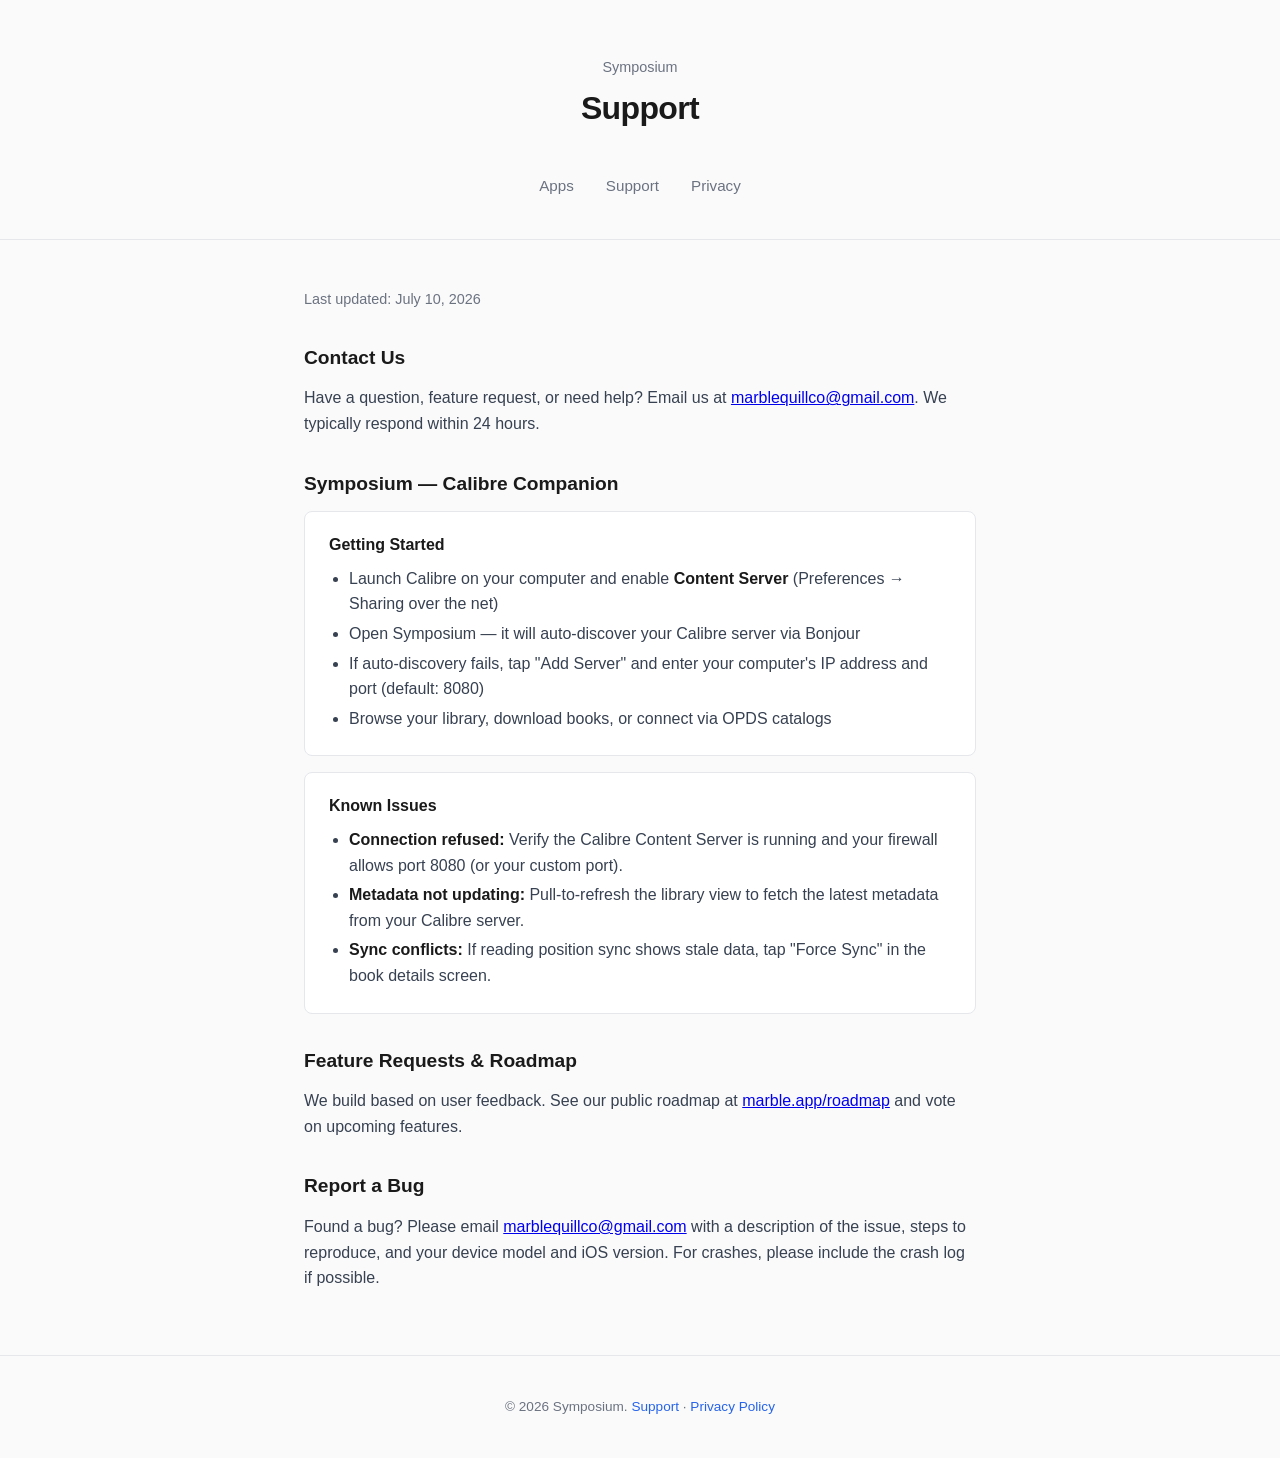
<file: support-symposium.html>
<!DOCTYPE html>
<html lang="en">
<head>
  <meta charset="UTF-8">
  <meta name="viewport" content="width=device-width, initial-scale=1.0">
  <title>Support — Symposium</title>
  <meta name="description" content="Support for the Symposium Calibre companion iOS app.">
  <link rel="stylesheet" href="styles.css">
</head>
<body>
  <header>
    <div class="container">
      <p style="color:var(--muted);font-size:0.9rem;margin-bottom:4px;">Symposium</p>
      <h1>Support</h1>
    </div>
  </header>

  <nav>
    <a href=".">Apps</a>
    <a href="support-symposium.html">Support</a>
    <a href="privacy-symposium.html">Privacy</a>
  </nav>

  <main class="container policy">
    <p class="last-updated">Last updated: July 10, 2026</p>

    <h2>Contact Us</h2>
    <p>
      Have a question, feature request, or need help? Email us at
      <a href="mailto:marblequillco@gmail.com">marblequillco@gmail.com</a>.
      We typically respond within 24 hours.
    </p>

    <h2>Symposium — Calibre Companion</h2>
    <div class="app-data">
      <h3>Getting Started</h3>
      <ul>
        <li>Launch Calibre on your computer and enable <strong>Content Server</strong> (Preferences → Sharing over the net)</li>
        <li>Open Symposium — it will auto-discover your Calibre server via Bonjour</li>
        <li>If auto-discovery fails, tap "Add Server" and enter your computer's IP address and port (default: 8080)</li>
        <li>Browse your library, download books, or connect via OPDS catalogs</li>
      </ul>
    </div>

    <div class="app-data">
      <h3>Known Issues</h3>
      <ul>
        <li><strong>Connection refused:</strong> Verify the Calibre Content Server is running and your firewall allows port 8080 (or your custom port).</li>
        <li><strong>Metadata not updating:</strong> Pull-to-refresh the library view to fetch the latest metadata from your Calibre server.</li>
        <li><strong>Sync conflicts:</strong> If reading position sync shows stale data, tap "Force Sync" in the book details screen.</li>
      </ul>
    </div>

    <h2>Feature Requests & Roadmap</h2>
    <p>
      We build based on user feedback. See our public roadmap at
      <a href="https://marble.app/roadmap">marble.app/roadmap</a> and vote
      on upcoming features.
    </p>

    <h2>Report a Bug</h2>
    <p>
      Found a bug? Please email <a href="mailto:marblequillco@gmail.com">marblequillco@gmail.com</a>
      with a description of the issue, steps to reproduce, and your device model
      and iOS version. For crashes, please include the crash log if possible.
    </p>

  </main>

  <footer>
    <div class="container">
      <p>&copy; 2026 Symposium. <a href="support-symposium.html">Support</a> · <a href="privacy-symposium.html">Privacy Policy</a></p>
    </div>
  </footer>
</body>
</html>
</file>
<file: styles.css>
*, *::before, *::after {
  box-sizing: border-box;
  margin: 0;
  padding: 0;
}

:root {
  --bg: #fafafa;
  --fg: #1a1a1a;
  --muted: #6b7280;
  --border: #e5e7eb;
  --accent: #2563eb;
  --accent-hover: #1d4ed8;
  --card-bg: #ffffff;
  --marble: #6366f1;
  --symposium: #0891b2;
  --galley: #16a34a;
  --quill: #d97706;
}

body {
  font-family: -apple-system, BlinkMacSystemFont, "Segoe UI", Roboto, Oxygen, Ubuntu, sans-serif;
  background: var(--bg);
  color: var(--fg);
  line-height: 1.6;
  -webkit-font-smoothing: antialiased;
}

.container {
  max-width: 960px;
  margin: 0 auto;
  padding: 0 24px;
}

/* Header */
header {
  padding: 48px 0 24px;
  text-align: center;
}

header h1 {
  font-size: 2rem;
  font-weight: 700;
  letter-spacing: -0.02em;
}

header p {
  color: var(--muted);
  margin-top: 8px;
  font-size: 1.1rem;
}

/* Navigation */
nav {
  display: flex;
  justify-content: center;
  gap: 32px;
  padding: 16px 0 40px;
  border-bottom: 1px solid var(--border);
  margin-bottom: 48px;
}

nav a {
  color: var(--muted);
  text-decoration: none;
  font-size: 0.95rem;
  font-weight: 500;
  transition: color 0.15s;
}

nav a:hover {
  color: var(--fg);
}

/* App Cards */
.app-grid {
  display: grid;
  grid-template-columns: repeat(auto-fit, minmax(280px, 1fr));
  gap: 24px;
  margin-bottom: 64px;
}

.app-card {
  background: var(--card-bg);
  border: 1px solid var(--border);
  border-radius: 12px;
  padding: 32px;
  transition: box-shadow 0.2s, transform 0.2s;
}

.app-card:hover {
  box-shadow: 0 4px 20px rgba(0,0,0,0.06);
  transform: translateY(-2px);
}

.app-card h2 {
  font-size: 1.25rem;
  font-weight: 700;
  margin-bottom: 4px;
}

.app-card .tagline {
  font-size: 0.9rem;
  color: var(--muted);
  margin-bottom: 16px;
}

.app-card .description {
  font-size: 0.95rem;
  margin-bottom: 20px;
  color: #374151;
}

.app-card .features {
  list-style: none;
  margin-bottom: 24px;
}

.app-card .features li {
  font-size: 0.9rem;
  padding: 4px 0;
  color: #4b5563;
}

.app-card .features li::before {
  content: "→ ";
  color: var(--muted);
}

.app-card .badge {
  display: inline-block;
  font-size: 0.75rem;
  font-weight: 600;
  padding: 2px 10px;
  border-radius: 999px;
  color: #fff;
  margin-bottom: 12px;
}

.badge-marble { background: var(--marble); }
.badge-symposium { background: var(--symposium); }
.badge-galley { background: var(--galley); }
.badge-quill { background: var(--quill); }

.app-card .price {
  font-size: 0.85rem;
  color: var(--muted);
  border-top: 1px solid var(--border);
  padding-top: 16px;
  margin-top: 4px;
}

/* Section titles */
.section-title {
  font-size: 1.5rem;
  font-weight: 700;
  margin-bottom: 24px;
  letter-spacing: -0.01em;
}

/* Footer */
footer {
  text-align: center;
  padding: 40px 0;
  color: var(--muted);
  font-size: 0.85rem;
  border-top: 1px solid var(--border);
}

footer a {
  color: var(--accent);
  text-decoration: none;
}

footer a:hover {
  text-decoration: underline;
}

/* Privacy Policy page */
.policy {
  max-width: 720px;
  margin: 0 auto 64px;
}

.policy h1 {
  font-size: 1.75rem;
  font-weight: 700;
  margin-bottom: 8px;
}

.policy .last-updated {
  color: var(--muted);
  font-size: 0.9rem;
  margin-bottom: 32px;
}

.policy h2 {
  font-size: 1.2rem;
  font-weight: 600;
  margin: 32px 0 12px;
}

.policy p {
  margin-bottom: 16px;
  color: #374151;
}

.policy ul {
  margin: 0 0 16px 24px;
  color: #374151;
}

.policy li {
  margin-bottom: 6px;
}

.policy strong {
  color: var(--fg);
}

/* App landing section on privacy page */
.app-data {
  background: var(--card-bg);
  border: 1px solid var(--border);
  border-radius: 8px;
  padding: 20px 24px;
  margin-bottom: 16px;
}

.app-data h3 {
  font-size: 1rem;
  font-weight: 600;
  margin-bottom: 8px;
}

.app-data ul {
  margin: 0 0 0 20px;
}

.app-data li {
  margin-bottom: 4px;
}

/* Responsive */
@media (max-width: 640px) {
  header { padding: 32px 0 16px; }
  header h1 { font-size: 1.5rem; }
  nav { gap: 20px; flex-wrap: wrap; }
  .app-card { padding: 24px; }
}
</file>
